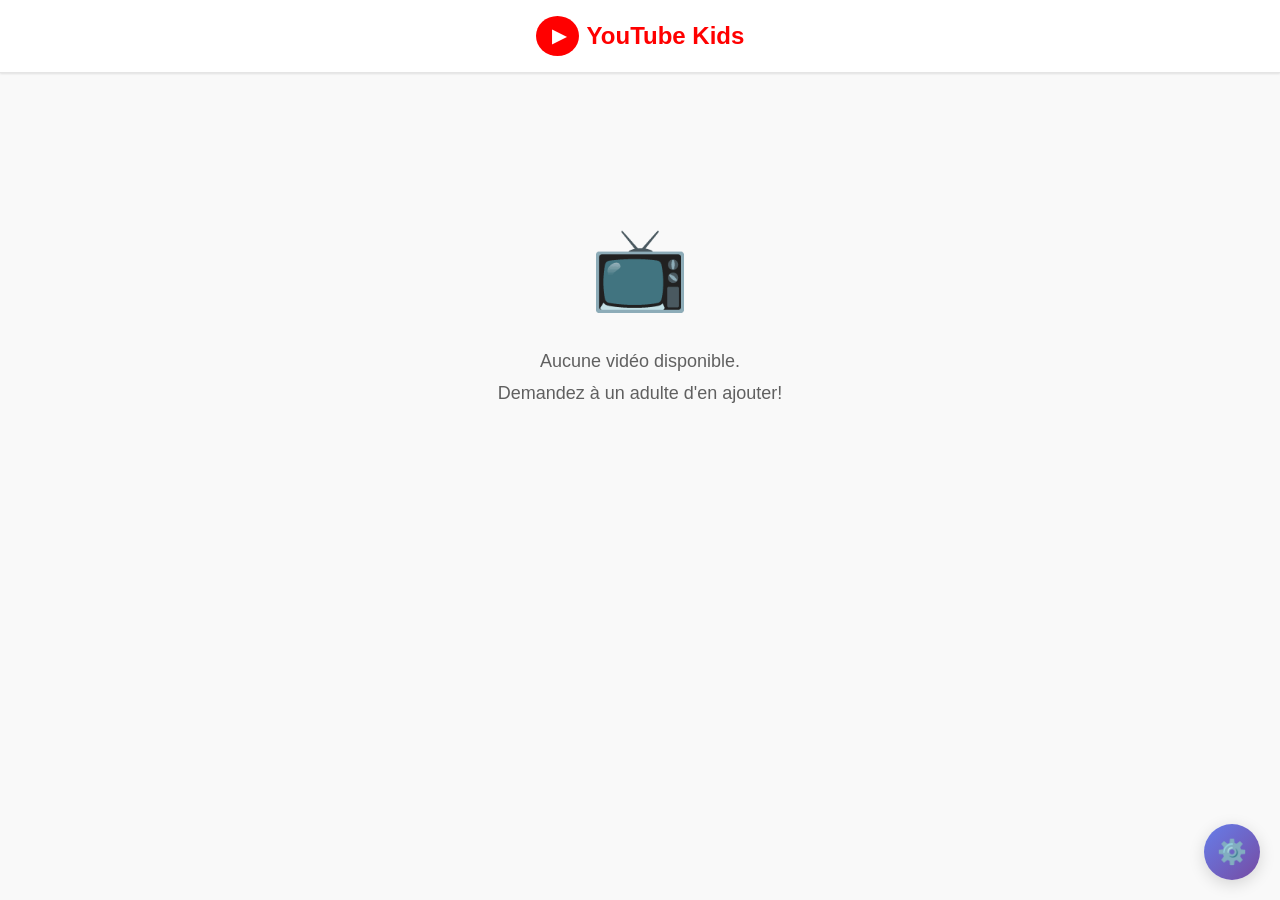
<file: index.html>
<!DOCTYPE html>
<html lang="fr">
<head>
    <meta charset="UTF-8">
    <meta name="viewport" content="width=device-width, initial-scale=1.0, maximum-scale=1.0, user-scalable=no">
    <meta name="theme-color" content="#FF0000">
    <meta name="description" content="YouTube Kids - Application sécurisée pour enfants">
    <meta name="apple-mobile-web-app-capable" content="yes">
    <meta name="apple-mobile-web-app-status-bar-style" content="black-translucent">
    <meta name="apple-mobile-web-app-title" content="YT Kids">

    <title>YouTube Kids</title>

    <!-- PWA Manifest -->
    <link rel="manifest" href="manifest.json">

    <!-- Icônes -->
    <link rel="icon" type="image/png" sizes="192x192" href="icons/icon-192x192.png">
    <link rel="apple-touch-icon" href="icons/icon-192x192.png">

    <!-- Styles -->
    <link rel="stylesheet" href="css/style.css">
</head>
<body class="child-interface">
    <!-- Zone cachée pour accès admin (appui long 3s) -->
    <div id="admin-access-area"></div>

    <!-- En-tête -->
    <header class="app-header">
        <h1 class="app-title">YouTube Kids</h1>
    </header>

    <!-- Contenu principal -->
    <main class="main-content">
        <!-- État vide -->
        <div id="empty-state" class="empty-state">
            <div class="empty-icon">📺</div>
            <p class="empty-text">Aucune vidéo disponible.<br>Demandez à un adulte d'en ajouter!</p>
        </div>

        <!-- Indicateur de chargement -->
        <div id="loading" class="loading" style="display: none;">
            <div class="spinner"></div>
            <p>Chargement...</p>
        </div>

        <!-- Grille de vidéos -->
        <div id="videos-grid" class="videos-grid"></div>
    </main>

    <!-- Bouton d'installation PWA -->
    <button id="install-button" class="install-button" style="display: none;">
        📥 Installer l'application
    </button>

    <!-- Bouton Admin (visible en bas) -->
    <a href="admin.html" class="admin-link" title="Accès Administration">
        ⚙️
    </a>

    <!-- Scripts -->
    <script src="js/db.js"></script>
    <script src="js/security.js"></script>
    <script src="js/youtube-api.js"></script>
    <script src="js/app.js"></script>

    <!-- Enregistrement du Service Worker -->
    <script>
        if ('serviceWorker' in navigator) {
            window.addEventListener('load', () => {
                navigator.serviceWorker.register('service-worker.js')
                    .then(registration => {
                        console.log('Service Worker enregistré:', registration);
                    })
                    .catch(error => {
                        console.log('Erreur Service Worker:', error);
                    });
            });
        }
    </script>
</body>
</html>
</file>
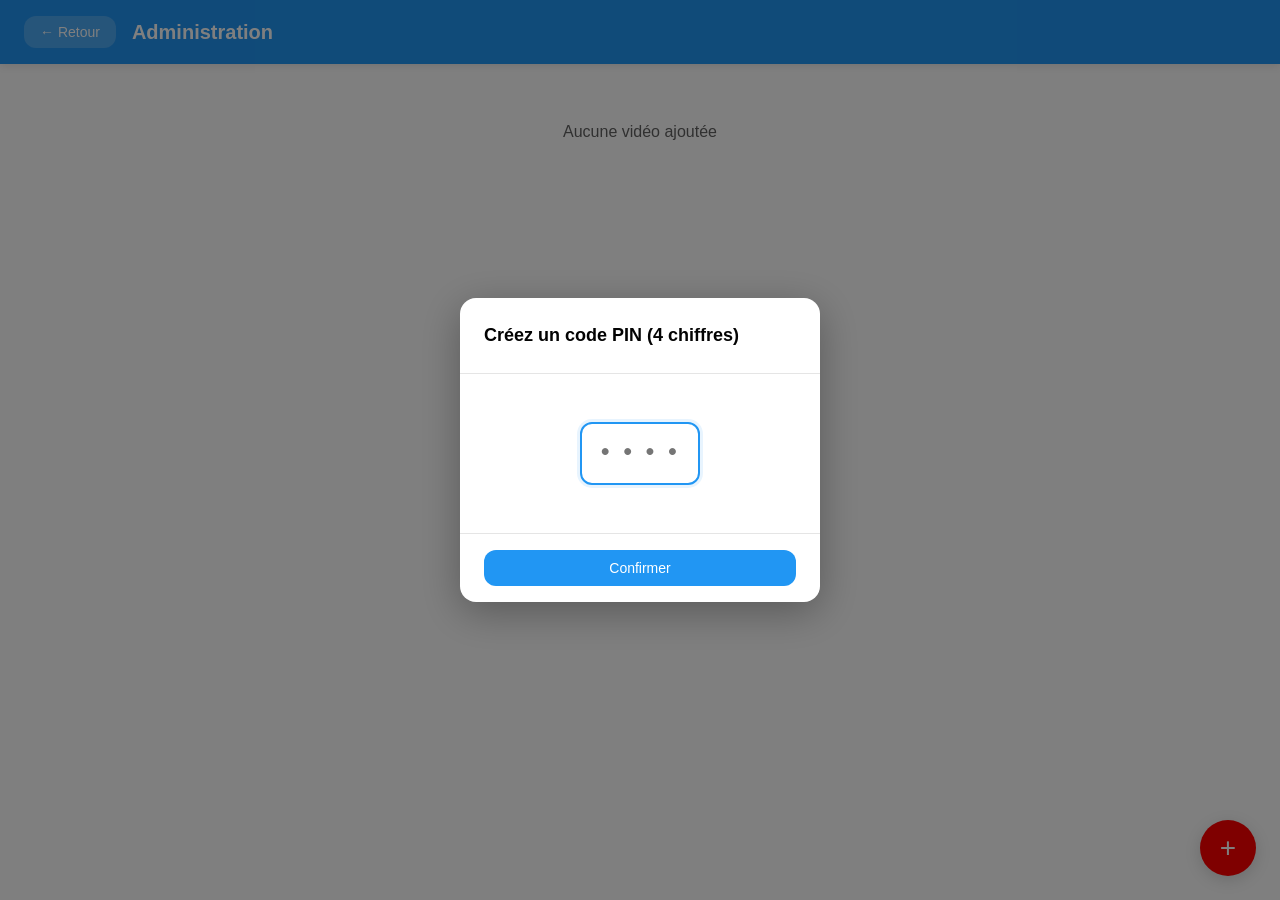
<file: admin.html>
<!DOCTYPE html>
<html lang="fr">
<head>
    <meta charset="UTF-8">
    <meta name="viewport" content="width=device-width, initial-scale=1.0">
    <meta name="theme-color" content="#1976D2">
    <title>Administration - YouTube Kids</title>
    <link rel="stylesheet" href="css/style.css">
</head>
<body class="admin-interface">
    <!-- En-tête Admin -->
    <header class="admin-header">
        <button id="back-button" class="back-button">← Retour</button>
        <h1>Administration</h1>
    </header>

    <!-- Contenu principal -->
    <main class="admin-content">
        <!-- État vide -->
        <div id="admin-empty-state" class="admin-empty-state">
            <p>Aucune vidéo ajoutée</p>
        </div>

        <!-- Liste des vidéos -->
        <div id="admin-videos-list" class="admin-videos-list"></div>
    </main>

    <!-- Bouton Flottant Ajouter -->
    <button id="fab-add" class="fab">
        <span class="fab-icon">+</span>
    </button>

    <!-- Modal Ajout de Vidéo -->
    <div id="add-video-modal" class="modal" style="display: none;">
        <div class="modal-content">
            <div class="modal-header">
                <h2>Ajouter une vidéo ou playlist</h2>
                <button class="modal-close">&times;</button>
            </div>
            <div class="modal-body">
                <div class="form-group">
                    <label for="video-url">Collez le lien YouTube ici :</label>
                    <input type="text" id="video-url" class="input-text"
                           placeholder="https://www.youtube.com/watch?v=...">
                </div>

                <!-- Prévisualisation -->
                <div id="preview-section" class="preview-section" style="display: none;">
                    <h3>Aperçu</h3>
                    <div id="preview-content" class="preview-content"></div>
                </div>

                <!-- Erreur -->
                <div id="error-message" class="error-message" style="display: none;"></div>

                <!-- Chargement -->
                <div id="modal-loading" class="modal-loading" style="display: none;">
                    <div class="spinner"></div>
                    <p>Récupération des informations...</p>
                </div>
            </div>
            <div class="modal-footer">
                <button id="cancel-add" class="button button-secondary">Annuler</button>
                <button id="add-video-btn" class="button button-primary">Ajouter</button>
            </div>
        </div>
    </div>

    <!-- Modal PIN -->
    <div id="pin-modal" class="modal" style="display: flex;">
        <div class="modal-content modal-small">
            <div class="modal-header">
                <h2 id="pin-title">Entrez le code PIN</h2>
            </div>
            <div class="modal-body">
                <div class="pin-input-container">
                    <input type="password" id="pin-input" class="pin-input"
                           maxlength="4" pattern="[0-9]*" inputmode="numeric"
                           placeholder="••••">
                </div>
                <div id="pin-error" class="error-message" style="display: none;"></div>
            </div>
            <div class="modal-footer">
                <button id="pin-confirm" class="button button-primary button-block">Confirmer</button>
            </div>
        </div>
    </div>

    <!-- Scripts -->
    <script src="js/db.js"></script>
    <script src="js/security.js"></script>
    <script src="js/youtube-api.js"></script>
    <script src="js/admin.js"></script>
</body>
</html>
</file>
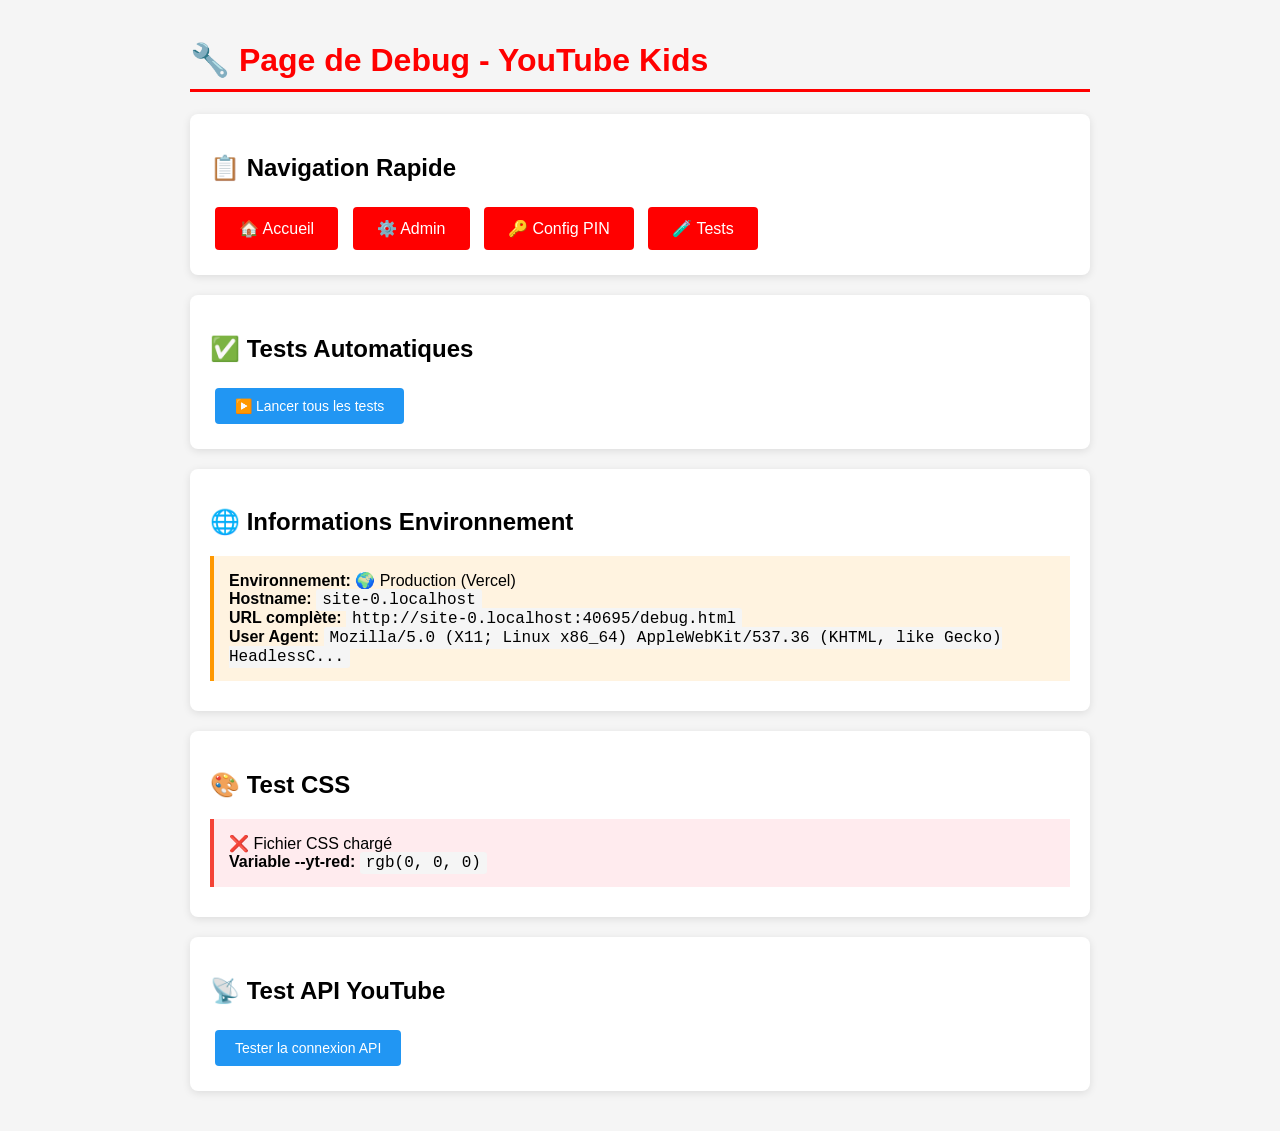
<file: debug.html>
<!DOCTYPE html>
<html lang="fr">
<head>
    <meta charset="UTF-8">
    <meta name="viewport" content="width=device-width, initial-scale=1.0">
    <title>Debug - YouTube Kids</title>
    <style>
        body {
            font-family: 'Segoe UI', Arial, sans-serif;
            padding: 20px;
            background: #f5f5f5;
            max-width: 900px;
            margin: 0 auto;
        }
        h1 {
            color: #FF0000;
            border-bottom: 3px solid #FF0000;
            padding-bottom: 10px;
        }
        .section {
            background: white;
            padding: 20px;
            margin: 20px 0;
            border-radius: 8px;
            box-shadow: 0 2px 8px rgba(0,0,0,0.1);
        }
        .test-item {
            padding: 15px;
            margin: 10px 0;
            border-left: 4px solid #ddd;
            background: #f9f9f9;
        }
        .success {
            border-left-color: #4CAF50;
            background: #E8F5E9;
        }
        .error {
            border-left-color: #F44336;
            background: #FFEBEE;
        }
        .warning {
            border-left-color: #FF9800;
            background: #FFF3E0;
        }
        button {
            background: #2196F3;
            color: white;
            border: none;
            padding: 10px 20px;
            border-radius: 4px;
            cursor: pointer;
            margin: 5px;
            font-size: 14px;
        }
        button:hover {
            background: #1976D2;
        }
        .link-button {
            display: inline-block;
            background: #FF0000;
            color: white;
            text-decoration: none;
            padding: 12px 24px;
            border-radius: 4px;
            margin: 5px;
        }
        .link-button:hover {
            background: #D50000;
        }
        code {
            background: #f5f5f5;
            padding: 2px 6px;
            border-radius: 3px;
            font-family: 'Courier New', monospace;
        }
        pre {
            background: #263238;
            color: #fff;
            padding: 15px;
            border-radius: 4px;
            overflow-x: auto;
        }
    </style>
</head>
<body>
    <h1>🔧 Page de Debug - YouTube Kids</h1>

    <div class="section">
        <h2>📋 Navigation Rapide</h2>
        <a href="index.html" class="link-button">🏠 Accueil</a>
        <a href="admin.html" class="link-button">⚙️ Admin</a>
        <a href="init-pin.html" class="link-button">🔑 Config PIN</a>
        <a href="test-features.html" class="link-button">🧪 Tests</a>
    </div>

    <div class="section">
        <h2>✅ Tests Automatiques</h2>
        <div id="tests-results"></div>
        <button onclick="runAllTests()">▶️ Lancer tous les tests</button>
    </div>

    <div class="section">
        <h2>🌐 Informations Environnement</h2>
        <div id="env-info"></div>
    </div>

    <div class="section">
        <h2>🎨 Test CSS</h2>
        <div id="css-test"></div>
    </div>

    <div class="section">
        <h2>📡 Test API YouTube</h2>
        <div id="api-test"></div>
        <button onclick="testAPIConnection()">Tester la connexion API</button>
    </div>

    <script src="js/db.js"></script>
    <script src="js/security.js"></script>
    <script src="js/youtube-api.js"></script>

    <script>
        // Afficher les informations d'environnement
        function showEnvironmentInfo() {
            const envInfo = document.getElementById('env-info');
            const hostname = window.location.hostname;
            const isProduction = hostname !== 'localhost' && hostname !== '127.0.0.1';

            envInfo.innerHTML = `
                <div class="test-item ${isProduction ? 'warning' : 'success'}">
                    <strong>Environnement:</strong> ${isProduction ? '🌍 Production (Vercel)' : '💻 Développement (localhost)'}<br>
                    <strong>Hostname:</strong> <code>${hostname}</code><br>
                    <strong>URL complète:</strong> <code>${window.location.href}</code><br>
                    <strong>User Agent:</strong> <code>${navigator.userAgent.substring(0, 80)}...</code>
                </div>
            `;
        }

        // Test CSS
        function testCSS() {
            const cssTest = document.getElementById('css-test');
            const testDiv = document.createElement('div');
            testDiv.style.cssText = 'color: var(--yt-red);';
            document.body.appendChild(testDiv);
            const computedColor = getComputedStyle(testDiv).color;
            document.body.removeChild(testDiv);

            const cssLoaded = computedColor === 'rgb(255, 0, 0)';

            cssTest.innerHTML = `
                <div class="test-item ${cssLoaded ? 'success' : 'error'}">
                    ${cssLoaded ? '✅' : '❌'} Fichier CSS chargé<br>
                    <strong>Variable --yt-red:</strong> <code>${computedColor}</code>
                </div>
            `;
        }

        // Test API YouTube
        async function testAPIConnection() {
            const apiTest = document.getElementById('api-test');
            apiTest.innerHTML = '<div class="test-item">⏳ Test en cours...</div>';

            try {
                // Test avec une vidéo de test YouTube
                const testVideoId = 'dQw4w9WgXcQ';
                const videoDetails = await youtubeAPI.getVideoDetails(testVideoId);

                apiTest.innerHTML = `
                    <div class="test-item success">
                        ✅ API YouTube fonctionnelle !<br>
                        <strong>Vidéo de test:</strong> ${videoDetails.title}<br>
                        <strong>Durée:</strong> ${youtubeAPI.formatDuration(videoDetails.duration)}<br>
                        <strong>Mode:</strong> ${youtubeAPI.USE_PROXY ? '🔒 Proxy (Production)' : '⚠️ Direct (Dev)'}
                    </div>
                `;
            } catch (error) {
                apiTest.innerHTML = `
                    <div class="test-item error">
                        ❌ Erreur API YouTube<br>
                        <strong>Message:</strong> ${error.message}<br>
                        <pre>${error.stack}</pre>
                        <p><strong>💡 Solutions:</strong></p>
                        <ul>
                            <li>Vérifiez que YOUTUBE_API_KEY est configuré dans Vercel</li>
                            <li>Vérifiez que l'API est activée dans Google Cloud Console</li>
                            <li>Vérifiez les restrictions de la clé API</li>
                        </ul>
                    </div>
                `;
            }
        }

        // Lancer tous les tests
        async function runAllTests() {
            const resultsDiv = document.getElementById('tests-results');
            resultsDiv.innerHTML = '<div class="test-item">⏳ Tests en cours...</div>';

            const tests = [];

            // Test 1: IndexedDB
            try {
                await db.init();
                tests.push({ name: 'IndexedDB', status: 'success', message: 'Base de données initialisée' });
            } catch (error) {
                tests.push({ name: 'IndexedDB', status: 'error', message: error.message });
            }

            // Test 2: Vérifier si un PIN existe
            try {
                const pinConfigured = await security.isPinConfigured();
                tests.push({
                    name: 'PIN Configuration',
                    status: pinConfigured ? 'success' : 'warning',
                    message: pinConfigured ? 'PIN configuré' : 'Aucun PIN (utilisez init-pin.html)'
                });
            } catch (error) {
                tests.push({ name: 'PIN Configuration', status: 'error', message: error.message });
            }

            // Test 3: Vidéos dans la BDD
            try {
                const videos = await db.getAllVideos();
                tests.push({
                    name: 'Vidéos',
                    status: videos.length > 0 ? 'success' : 'warning',
                    message: `${videos.length} vidéo(s) dans la base`
                });
            } catch (error) {
                tests.push({ name: 'Vidéos', status: 'error', message: error.message });
            }

            // Test 4: Service Worker
            if ('serviceWorker' in navigator) {
                try {
                    const registration = await navigator.serviceWorker.getRegistration();
                    tests.push({
                        name: 'Service Worker',
                        status: registration ? 'success' : 'warning',
                        message: registration ? 'Service Worker actif' : 'Non enregistré'
                    });
                } catch (error) {
                    tests.push({ name: 'Service Worker', status: 'error', message: error.message });
                }
            } else {
                tests.push({ name: 'Service Worker', status: 'error', message: 'Non supporté' });
            }

            // Test 5: YouTube API
            try {
                const videoId = youtubeAPI.extractVideoId('https://www.youtube.com/watch?v=dQw4w9WgXcQ');
                tests.push({
                    name: 'YouTube API (Parsing)',
                    status: videoId === 'dQw4w9WgXcQ' ? 'success' : 'error',
                    message: `ID extrait: ${videoId}`
                });
            } catch (error) {
                tests.push({ name: 'YouTube API (Parsing)', status: 'error', message: error.message });
            }

            // Afficher les résultats
            let html = '';
            tests.forEach(test => {
                html += `
                    <div class="test-item ${test.status}">
                        ${test.status === 'success' ? '✅' : test.status === 'error' ? '❌' : '⚠️'}
                        <strong>${test.name}:</strong> ${test.message}
                    </div>
                `;
            });

            resultsDiv.innerHTML = html;
        }

        // Lancer au chargement
        window.addEventListener('DOMContentLoaded', () => {
            showEnvironmentInfo();
            testCSS();
            console.log('🔧 Page de debug chargée');
            console.log('📍 URL:', window.location.href);
            console.log('🌐 Hostname:', window.location.hostname);
        });
    </script>
</body>
</html>
</file>
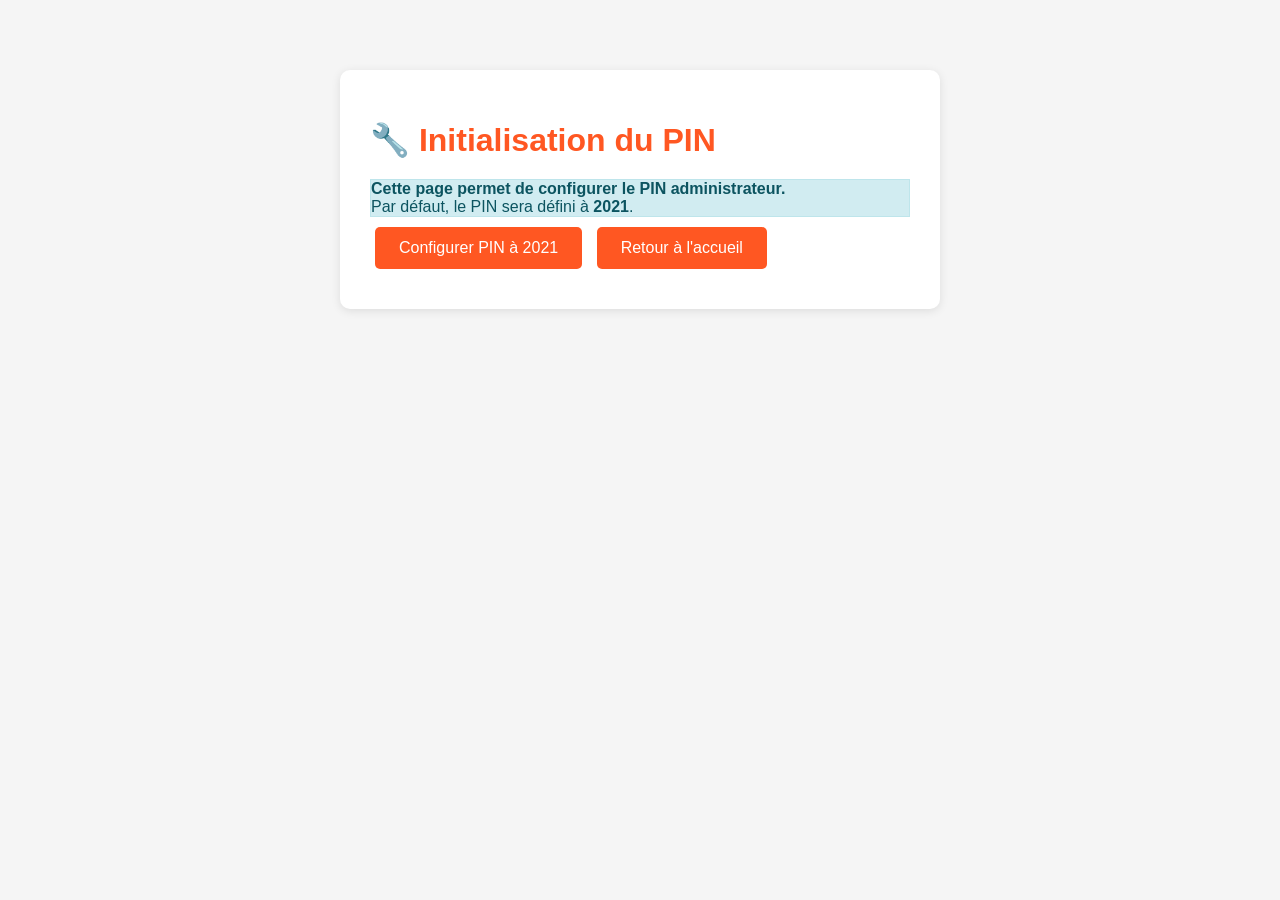
<file: init-pin.html>
<!DOCTYPE html>
<html lang="fr">
<head>
    <meta charset="UTF-8">
    <meta name="viewport" content="width=device-width, initial-scale=1.0">
    <title>Initialisation PIN - YouTube Kids</title>
    <style>
        body {
            font-family: Arial, sans-serif;
            max-width: 600px;
            margin: 50px auto;
            padding: 20px;
            background: #f5f5f5;
        }
        .container {
            background: white;
            padding: 30px;
            border-radius: 10px;
            box-shadow: 0 2px 10px rgba(0,0,0,0.1);
        }
        h1 {
            color: #FF5722;
            margin-bottom: 20px;
        }
        .status {
            padding: 15px;
            border-radius: 5px;
            margin: 15px 0;
        }
        .success {
            background: #d4edda;
            color: #155724;
            border: 1px solid #c3e6cb;
        }
        .error {
            background: #f8d7da;
            color: #721c24;
            border: 1px solid #f5c6cb;
        }
        .info {
            background: #d1ecf1;
            color: #0c5460;
            border: 1px solid #bee5eb;
        }
        button {
            background: #FF5722;
            color: white;
            border: none;
            padding: 12px 24px;
            border-radius: 5px;
            cursor: pointer;
            font-size: 16px;
            margin: 10px 5px;
        }
        button:hover {
            background: #E64A19;
        }
        button:disabled {
            background: #ccc;
            cursor: not-allowed;
        }
    </style>
</head>
<body>
    <div class="container">
        <h1>🔧 Initialisation du PIN</h1>

        <div class="info">
            <strong>Cette page permet de configurer le PIN administrateur.</strong><br>
            Par défaut, le PIN sera défini à <strong>2021</strong>.
        </div>

        <div id="status"></div>

        <button id="init-btn" onclick="initializePin()">Configurer PIN à 2021</button>
        <button onclick="window.location.href='index.html'">Retour à l'accueil</button>
    </div>

    <script src="js/db.js"></script>
    <script src="js/security.js"></script>
    <script>
        async function initializePin() {
            const statusDiv = document.getElementById('status');
            const initBtn = document.getElementById('init-btn');

            try {
                initBtn.disabled = true;
                statusDiv.innerHTML = '<div class="info">Initialisation en cours...</div>';

                // Initialiser la base de données
                await db.init();

                // Vérifier si un PIN existe déjà
                const isPinConfigured = await security.isPinConfigured();

                if (isPinConfigured) {
                    const confirm = window.confirm(
                        'Un PIN existe déjà. Voulez-vous le remplacer par 2021 ?'
                    );
                    if (!confirm) {
                        statusDiv.innerHTML = '<div class="info">Opération annulée.</div>';
                        initBtn.disabled = false;
                        return;
                    }
                }

                // Créer le PIN 2021
                await security.createPin('2021');

                statusDiv.innerHTML = `
                    <div class="success">
                        <strong>✅ PIN configuré avec succès !</strong><br><br>
                        Votre PIN administrateur est maintenant : <strong>2021</strong><br><br>
                        Vous pouvez maintenant accéder au panneau d'administration :
                        <ul>
                            <li>Sur l'écran principal, appuyez longuement (3 secondes) dans le coin supérieur droit</li>
                            <li>Ou accédez directement à <a href="admin.html">admin.html</a></li>
                        </ul>
                    </div>
                `;

            } catch (error) {
                console.error('Erreur:', error);
                statusDiv.innerHTML = `
                    <div class="error">
                        <strong>❌ Erreur</strong><br>
                        ${error.message}
                    </div>
                `;
                initBtn.disabled = false;
            }
        }

        // Vérifier le statut au chargement
        window.addEventListener('DOMContentLoaded', async () => {
            try {
                await db.init();
                const isPinConfigured = await security.isPinConfigured();
                const statusDiv = document.getElementById('status');

                if (isPinConfigured) {
                    statusDiv.innerHTML = `
                        <div class="info">
                            ℹ️ Un PIN est déjà configuré. Cliquez sur le bouton pour le remplacer par 2021.
                        </div>
                    `;
                }
            } catch (error) {
                console.error('Erreur lors de la vérification:', error);
            }
        });
    </script>
</body>
</html>
</file>
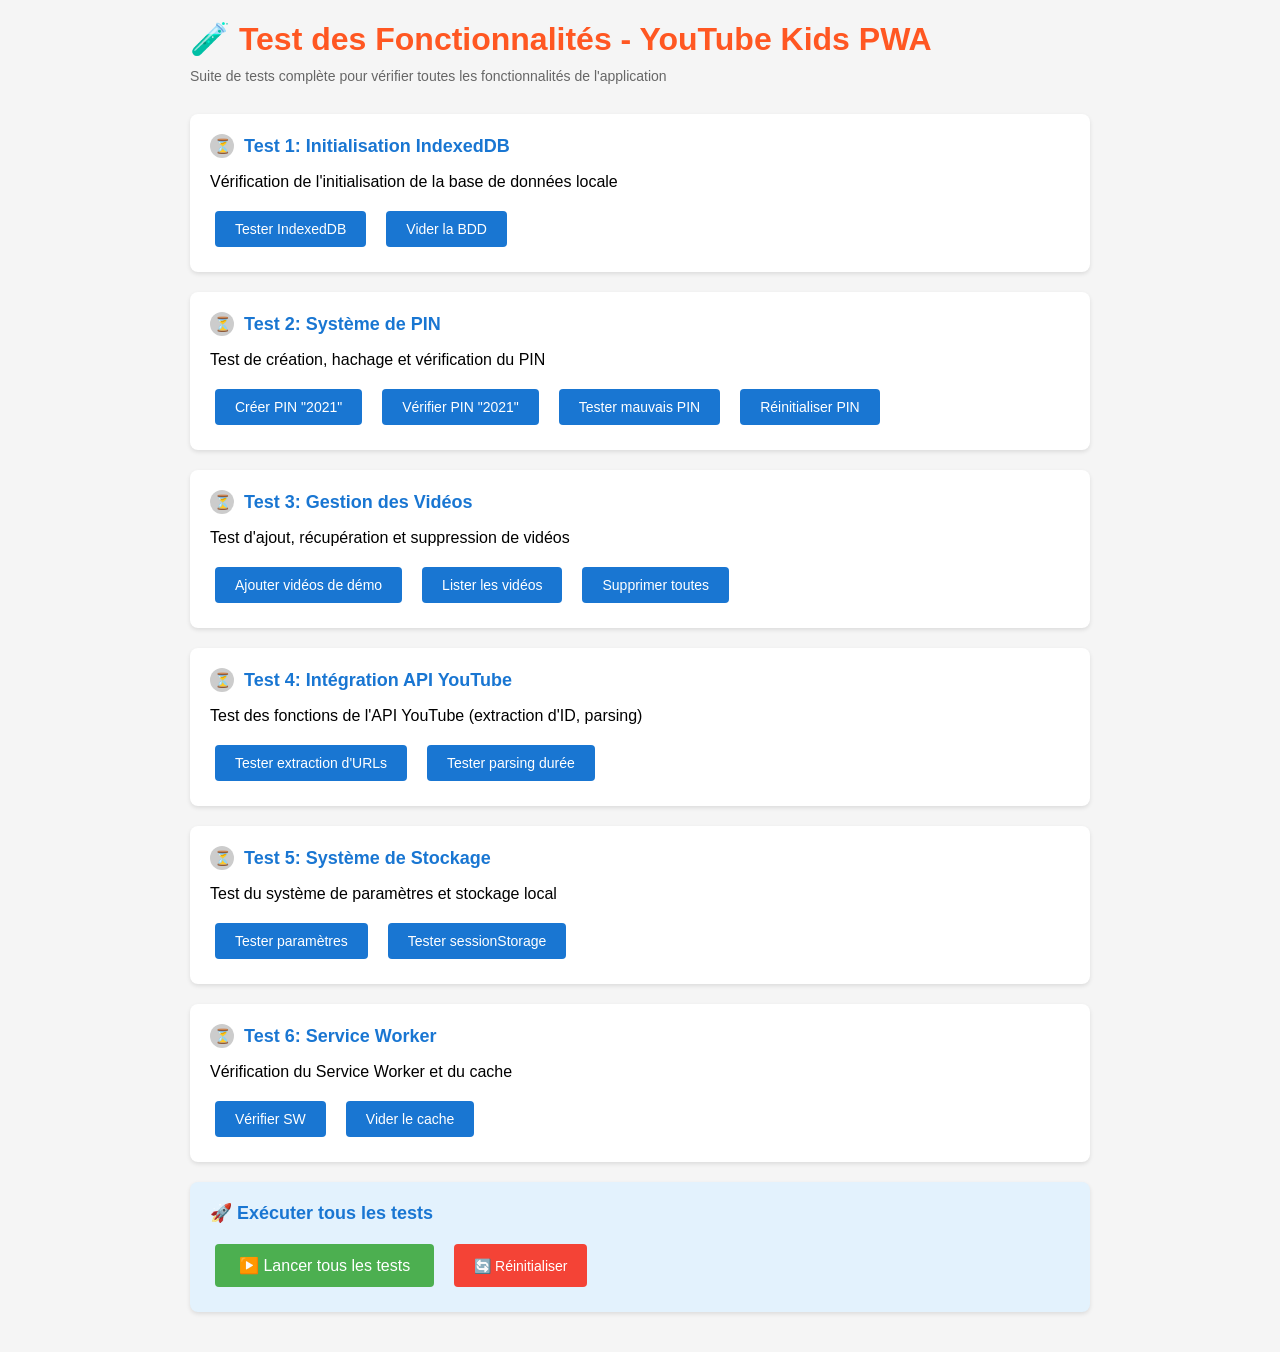
<file: test-features.html>
<!DOCTYPE html>
<html lang="fr">
<head>
    <meta charset="UTF-8">
    <meta name="viewport" content="width=device-width, initial-scale=1.0">
    <title>Test des Fonctionnalités - YouTube Kids PWA</title>
    <style>
        * {
            margin: 0;
            padding: 0;
            box-sizing: border-box;
        }

        body {
            font-family: 'Segoe UI', Tahoma, Geneva, Verdana, sans-serif;
            background: #f5f5f5;
            padding: 20px;
        }

        .container {
            max-width: 900px;
            margin: 0 auto;
        }

        h1 {
            color: #FF5722;
            margin-bottom: 10px;
        }

        .subtitle {
            color: #666;
            margin-bottom: 30px;
            font-size: 14px;
        }

        .test-section {
            background: white;
            border-radius: 8px;
            padding: 20px;
            margin-bottom: 20px;
            box-shadow: 0 2px 4px rgba(0,0,0,0.1);
        }

        .test-section h2 {
            color: #1976D2;
            margin-bottom: 15px;
            font-size: 18px;
            display: flex;
            align-items: center;
            gap: 10px;
        }

        .status-icon {
            width: 24px;
            height: 24px;
            border-radius: 50%;
            display: inline-flex;
            align-items: center;
            justify-content: center;
            font-size: 14px;
        }

        .status-pending { background: #ccc; }
        .status-running { background: #FFA726; color: white; }
        .status-success { background: #4CAF50; color: white; }
        .status-error { background: #F44336; color: white; }

        button {
            background: #1976D2;
            color: white;
            border: none;
            padding: 10px 20px;
            border-radius: 4px;
            cursor: pointer;
            margin: 5px;
            font-size: 14px;
        }

        button:hover {
            background: #1565C0;
        }

        button:disabled {
            background: #ccc;
            cursor: not-allowed;
        }

        .result {
            margin-top: 10px;
            padding: 10px;
            border-radius: 4px;
            font-size: 13px;
            line-height: 1.6;
        }

        .result.success {
            background: #E8F5E9;
            color: #2E7D32;
            border-left: 4px solid #4CAF50;
        }

        .result.error {
            background: #FFEBEE;
            color: #C62828;
            border-left: 4px solid #F44336;
        }

        .result.info {
            background: #E3F2FD;
            color: #1565C0;
            border-left: 4px solid #2196F3;
        }

        .result.warning {
            background: #FFF3E0;
            color: #E65100;
            border-left: 4px solid #FF9800;
        }

        pre {
            background: #f5f5f5;
            padding: 10px;
            border-radius: 4px;
            overflow-x: auto;
            font-size: 12px;
            margin-top: 10px;
        }

        .test-grid {
            display: grid;
            grid-template-columns: repeat(auto-fit, minmax(200px, 1fr));
            gap: 10px;
            margin-top: 10px;
        }

        .video-preview {
            border: 1px solid #ddd;
            border-radius: 4px;
            padding: 10px;
            font-size: 12px;
        }

        .video-preview img {
            width: 100%;
            border-radius: 4px;
            margin-bottom: 5px;
        }

        .actions {
            margin-top: 15px;
            display: flex;
            gap: 10px;
            flex-wrap: wrap;
        }

        .stat-box {
            display: inline-block;
            background: #f5f5f5;
            padding: 5px 10px;
            border-radius: 4px;
            margin: 5px;
            font-size: 13px;
        }

        .stat-box strong {
            color: #FF5722;
        }
    </style>
</head>
<body>
    <div class="container">
        <h1>🧪 Test des Fonctionnalités - YouTube Kids PWA</h1>
        <p class="subtitle">Suite de tests complète pour vérifier toutes les fonctionnalités de l'application</p>

        <!-- Test 1: IndexedDB -->
        <div class="test-section">
            <h2>
                <span id="status-db" class="status-icon status-pending">⏳</span>
                Test 1: Initialisation IndexedDB
            </h2>
            <p>Vérification de l'initialisation de la base de données locale</p>
            <div class="actions">
                <button onclick="testIndexedDB()">Tester IndexedDB</button>
                <button onclick="clearDatabase()">Vider la BDD</button>
            </div>
            <div id="result-db"></div>
        </div>

        <!-- Test 2: PIN Security -->
        <div class="test-section">
            <h2>
                <span id="status-pin" class="status-icon status-pending">⏳</span>
                Test 2: Système de PIN
            </h2>
            <p>Test de création, hachage et vérification du PIN</p>
            <div class="actions">
                <button onclick="testPinCreation()">Créer PIN "2021"</button>
                <button onclick="testPinVerification()">Vérifier PIN "2021"</button>
                <button onclick="testWrongPin()">Tester mauvais PIN</button>
                <button onclick="resetPin()">Réinitialiser PIN</button>
            </div>
            <div id="result-pin"></div>
        </div>

        <!-- Test 3: Video Management -->
        <div class="test-section">
            <h2>
                <span id="status-video" class="status-icon status-pending">⏳</span>
                Test 3: Gestion des Vidéos
            </h2>
            <p>Test d'ajout, récupération et suppression de vidéos</p>
            <div class="actions">
                <button onclick="addDemoVideos()">Ajouter vidéos de démo</button>
                <button onclick="listVideos()">Lister les vidéos</button>
                <button onclick="deleteAllVideos()">Supprimer toutes</button>
            </div>
            <div id="result-video"></div>
        </div>

        <!-- Test 4: YouTube API Integration -->
        <div class="test-section">
            <h2>
                <span id="status-api" class="status-icon status-pending">⏳</span>
                Test 4: Intégration API YouTube
            </h2>
            <p>Test des fonctions de l'API YouTube (extraction d'ID, parsing)</p>
            <div class="actions">
                <button onclick="testUrlParsing()">Tester extraction d'URLs</button>
                <button onclick="testDurationParsing()">Tester parsing durée</button>
            </div>
            <div id="result-api"></div>
        </div>

        <!-- Test 5: Storage -->
        <div class="test-section">
            <h2>
                <span id="status-storage" class="status-icon status-pending">⏳</span>
                Test 5: Système de Stockage
            </h2>
            <p>Test du système de paramètres et stockage local</p>
            <div class="actions">
                <button onclick="testSettings()">Tester paramètres</button>
                <button onclick="testSessionStorage()">Tester sessionStorage</button>
            </div>
            <div id="result-storage"></div>
        </div>

        <!-- Test 6: Service Worker -->
        <div class="test-section">
            <h2>
                <span id="status-sw" class="status-icon status-pending">⏳</span>
                Test 6: Service Worker
            </h2>
            <p>Vérification du Service Worker et du cache</p>
            <div class="actions">
                <button onclick="testServiceWorker()">Vérifier SW</button>
                <button onclick="clearCache()">Vider le cache</button>
            </div>
            <div id="result-sw"></div>
        </div>

        <!-- Run All Tests -->
        <div class="test-section" style="background: #E3F2FD;">
            <h2 style="color: #1976D2;">🚀 Exécuter tous les tests</h2>
            <div class="actions">
                <button onclick="runAllTests()" style="background: #4CAF50; font-size: 16px; padding: 12px 24px;">
                    ▶️ Lancer tous les tests
                </button>
                <button onclick="resetAllTests()" style="background: #F44336;">
                    🔄 Réinitialiser
                </button>
            </div>
            <div id="result-all"></div>
        </div>
    </div>

    <!-- Scripts -->
    <script src="js/db.js"></script>
    <script src="js/security.js"></script>
    <script src="js/youtube-api.js"></script>

    <script>
        // ============ HELPER FUNCTIONS ============

        function setStatus(testId, status) {
            const icon = document.getElementById(`status-${testId}`);
            icon.className = `status-icon status-${status}`;
            const icons = { pending: '⏳', running: '⏱️', success: '✅', error: '❌' };
            icon.textContent = icons[status] || '⏳';
        }

        function showResult(testId, message, type = 'info') {
            const result = document.getElementById(`result-${testId}`);
            result.innerHTML = `<div class="result ${type}">${message}</div>`;
        }

        function addToResult(testId, message, type = 'info') {
            const result = document.getElementById(`result-${testId}`);
            result.innerHTML += `<div class="result ${type}">${message}</div>`;
        }

        // ============ TEST 1: INDEXEDDB ============

        async function testIndexedDB() {
            setStatus('db', 'running');
            try {
                await db.init();

                // Vérifier les stores
                const stores = Array.from(db.db.objectStoreNames);

                showResult('db', `
                    <strong>✅ IndexedDB initialisée avec succès!</strong><br>
                    <span class="stat-box"><strong>DB:</strong> ${db.dbName}</span>
                    <span class="stat-box"><strong>Version:</strong> ${db.dbVersion}</span><br>
                    <strong>Stores disponibles:</strong> ${stores.join(', ')}
                `, 'success');

                setStatus('db', 'success');
            } catch (error) {
                showResult('db', `<strong>❌ Erreur:</strong> ${error.message}`, 'error');
                setStatus('db', 'error');
            }
        }

        async function clearDatabase() {
            try {
                const confirmation = confirm('Voulez-vous vraiment vider toute la base de données?');
                if (!confirmation) return;

                await db.init();
                await db.deleteAllVideos();
                await db.deleteAllSettings();

                addToResult('db', '<strong>✅ Base de données vidée!</strong>', 'success');
            } catch (error) {
                addToResult('db', `<strong>❌ Erreur:</strong> ${error.message}`, 'error');
            }
        }

        // ============ TEST 2: PIN SECURITY ============

        async function testPinCreation() {
            setStatus('pin', 'running');
            try {
                await db.init();

                // Supprimer le PIN existant
                await db.deleteSetting('pin_hash');
                await db.deleteSetting('pin_salt');
                await db.deleteSetting('first_launch');

                // Créer nouveau PIN
                await security.createPin('2021');

                const hash = await db.getSetting('pin_hash');
                const salt = await db.getSetting('pin_salt');

                showResult('pin', `
                    <strong>✅ PIN créé avec succès!</strong><br>
                    <span class="stat-box"><strong>PIN:</strong> 2021</span><br>
                    <span class="stat-box"><strong>Salt:</strong> ${salt.substring(0, 16)}...</span><br>
                    <span class="stat-box"><strong>Hash:</strong> ${hash.substring(0, 16)}...</span>
                `, 'success');

                setStatus('pin', 'success');
            } catch (error) {
                showResult('pin', `<strong>❌ Erreur:</strong> ${error.message}`, 'error');
                setStatus('pin', 'error');
            }
        }

        async function testPinVerification() {
            try {
                await db.init();
                const isValid = await security.verifyPin('2021');

                if (isValid) {
                    addToResult('pin', '<strong>✅ PIN "2021" vérifié avec succès!</strong>', 'success');
                } else {
                    addToResult('pin', '<strong>❌ PIN incorrect ou non configuré</strong>', 'error');
                }
            } catch (error) {
                addToResult('pin', `<strong>❌ Erreur:</strong> ${error.message}`, 'error');
            }
        }

        async function testWrongPin() {
            try {
                await db.init();
                const isValid = await security.verifyPin('0000');

                if (!isValid) {
                    addToResult('pin', '<strong>✅ Mauvais PIN correctement rejeté!</strong>', 'success');
                } else {
                    addToResult('pin', '<strong>❌ Mauvais PIN accepté (BUG!)</strong>', 'error');
                }
            } catch (error) {
                addToResult('pin', `<strong>❌ Erreur:</strong> ${error.message}`, 'error');
            }
        }

        async function resetPin() {
            try {
                await db.init();
                await db.deleteSetting('pin_hash');
                await db.deleteSetting('pin_salt');
                await db.deleteSetting('first_launch');

                addToResult('pin', '<strong>✅ PIN réinitialisé!</strong>', 'success');
            } catch (error) {
                addToResult('pin', `<strong>❌ Erreur:</strong> ${error.message}`, 'error');
            }
        }

        // ============ TEST 3: VIDEO MANAGEMENT ============

        async function addDemoVideos() {
            setStatus('video', 'running');
            try {
                await db.init();

                const demoVideos = [
                    {
                        videoId: 'demo1',
                        title: 'Vidéo de démonstration 1',
                        thumbnailUrl: 'https://via.placeholder.com/320x180/FF5722/FFFFFF?text=Demo+1',
                        duration: 245,
                        sourceType: 'single'
                    },
                    {
                        videoId: 'demo2',
                        title: 'Vidéo de démonstration 2',
                        thumbnailUrl: 'https://via.placeholder.com/320x180/4CAF50/FFFFFF?text=Demo+2',
                        duration: 180,
                        sourceType: 'single'
                    },
                    {
                        videoId: 'demo3',
                        title: 'Vidéo de démonstration 3',
                        thumbnailUrl: 'https://via.placeholder.com/320x180/2196F3/FFFFFF?text=Demo+3',
                        duration: 320,
                        sourceType: 'playlist',
                        playlistId: 'demo_playlist'
                    }
                ];

                for (const video of demoVideos) {
                    try {
                        await db.addVideo(video);
                    } catch (e) {
                        // Vidéo déjà existante, ignorer
                    }
                }

                const allVideos = await db.getAllVideos();

                showResult('video', `
                    <strong>✅ Vidéos de démo ajoutées!</strong><br>
                    <span class="stat-box"><strong>Total:</strong> ${allVideos.length} vidéos</span>
                `, 'success');

                setStatus('video', 'success');

                // Afficher les vidéos
                await listVideos();

            } catch (error) {
                showResult('video', `<strong>❌ Erreur:</strong> ${error.message}`, 'error');
                setStatus('video', 'error');
            }
        }

        async function listVideos() {
            try {
                await db.init();
                const videos = await db.getAllVideos();

                if (videos.length === 0) {
                    addToResult('video', '<strong>ℹ️ Aucune vidéo dans la base</strong>', 'info');
                    return;
                }

                let html = `<strong>📹 ${videos.length} vidéo(s) trouvée(s):</strong><div class="test-grid">`;

                videos.forEach(video => {
                    const duration = youtubeAPI.formatDuration(video.duration);
                    html += `
                        <div class="video-preview">
                            <img src="${video.thumbnailUrl}" alt="${video.title}">
                            <strong>${video.title}</strong><br>
                            <small>ID: ${video.videoId}</small><br>
                            <small>Durée: ${duration}</small><br>
                            <small>Type: ${video.sourceType}</small>
                        </div>
                    `;
                });

                html += '</div>';

                addToResult('video', html, 'success');
            } catch (error) {
                addToResult('video', `<strong>❌ Erreur:</strong> ${error.message}`, 'error');
            }
        }

        async function deleteAllVideos() {
            try {
                const confirmation = confirm('Supprimer toutes les vidéos?');
                if (!confirmation) return;

                await db.init();
                await db.deleteAllVideos();

                addToResult('video', '<strong>✅ Toutes les vidéos supprimées!</strong>', 'success');
            } catch (error) {
                addToResult('video', `<strong>❌ Erreur:</strong> ${error.message}`, 'error');
            }
        }

        // ============ TEST 4: YOUTUBE API ============

        async function testUrlParsing() {
            setStatus('api', 'running');

            const testUrls = [
                { url: 'https://www.youtube.com/watch?v=dQw4w9WgXcQ', expected: 'dQw4w9WgXcQ' },
                { url: 'https://youtu.be/dQw4w9WgXcQ', expected: 'dQw4w9WgXcQ' },
                { url: 'https://www.youtube.com/embed/dQw4w9WgXcQ', expected: 'dQw4w9WgXcQ' },
                { url: 'https://www.youtube.com/watch?v=ABC&list=PLxyz', expected: 'ABC', playlist: 'PLxyz' }
            ];

            let results = '<strong>🔍 Test d\'extraction d\'ID YouTube:</strong><br><br>';
            let allPassed = true;

            testUrls.forEach(test => {
                const videoId = youtubeAPI.extractVideoId(test.url);
                const passed = videoId === test.expected;
                allPassed = allPassed && passed;

                results += `${passed ? '✅' : '❌'} <code>${test.url}</code><br>`;
                results += `   → ID: <code>${videoId}</code> ${passed ? '(OK)' : '(ERREUR)'}<br><br>`;

                if (test.playlist) {
                    const playlistId = youtubeAPI.extractPlaylistId(test.url);
                    const playlistPassed = playlistId === test.playlist;
                    results += `   → Playlist: <code>${playlistId}</code> ${playlistPassed ? '(OK)' : '(ERREUR)'}<br><br>`;
                }
            });

            showResult('api', results, allPassed ? 'success' : 'error');
            setStatus('api', allPassed ? 'success' : 'error');
        }

        async function testDurationParsing() {
            const testDurations = [
                { iso: 'PT4M13S', expected: 253, formatted: '4:13' },
                { iso: 'PT1H2M30S', expected: 3750, formatted: '1:02:30' },
                { iso: 'PT45S', expected: 45, formatted: '0:45' },
                { iso: 'PT10M', expected: 600, formatted: '10:00' }
            ];

            let results = '<strong>⏱️ Test de parsing de durée:</strong><br><br>';
            let allPassed = true;

            testDurations.forEach(test => {
                const seconds = youtubeAPI.parseDuration(test.iso);
                const formatted = youtubeAPI.formatDuration(seconds);
                const passed = seconds === test.expected && formatted === test.formatted;
                allPassed = allPassed && passed;

                results += `${passed ? '✅' : '❌'} <code>${test.iso}</code><br>`;
                results += `   → ${seconds}s = ${formatted} ${passed ? '(OK)' : '(ERREUR)'}<br><br>`;
            });

            addToResult('api', results, allPassed ? 'success' : 'error');
        }

        // ============ TEST 5: STORAGE ============

        async function testSettings() {
            setStatus('storage', 'running');
            try {
                await db.init();

                // Test écriture/lecture
                await db.setSetting('test_key', 'test_value');
                const value = await db.getSetting('test_key');

                if (value === 'test_value') {
                    showResult('storage', '<strong>✅ Système de paramètres fonctionnel!</strong>', 'success');
                    setStatus('storage', 'success');
                } else {
                    showResult('storage', '<strong>❌ Erreur de lecture/écriture</strong>', 'error');
                    setStatus('storage', 'error');
                }

                // Nettoyer
                await db.deleteSetting('test_key');

            } catch (error) {
                showResult('storage', `<strong>❌ Erreur:</strong> ${error.message}`, 'error');
                setStatus('storage', 'error');
            }
        }

        async function testSessionStorage() {
            try {
                // Test sessionStorage
                const testData = {
                    videoId: 'test123',
                    title: 'Test Video',
                    duration: 100
                };

                sessionStorage.setItem('testVideo', JSON.stringify(testData));
                const retrieved = JSON.parse(sessionStorage.getItem('testVideo'));

                if (retrieved.videoId === 'test123') {
                    addToResult('storage', '<strong>✅ SessionStorage fonctionnel!</strong>', 'success');
                } else {
                    addToResult('storage', '<strong>❌ Erreur SessionStorage</strong>', 'error');
                }

                sessionStorage.removeItem('testVideo');

            } catch (error) {
                addToResult('storage', `<strong>❌ Erreur:</strong> ${error.message}`, 'error');
            }
        }

        // ============ TEST 6: SERVICE WORKER ============

        async function testServiceWorker() {
            setStatus('sw', 'running');

            if ('serviceWorker' in navigator) {
                try {
                    const registration = await navigator.serviceWorker.getRegistration();

                    if (registration) {
                        showResult('sw', `
                            <strong>✅ Service Worker enregistré!</strong><br>
                            <span class="stat-box"><strong>Scope:</strong> ${registration.scope}</span><br>
                            <span class="stat-box"><strong>État:</strong> ${registration.active ? 'Actif' : 'Inactif'}</span>
                        `, 'success');
                        setStatus('sw', 'success');
                    } else {
                        showResult('sw', '<strong>⚠️ Service Worker non enregistré</strong>', 'warning');
                        setStatus('sw', 'error');
                    }
                } catch (error) {
                    showResult('sw', `<strong>❌ Erreur:</strong> ${error.message}`, 'error');
                    setStatus('sw', 'error');
                }
            } else {
                showResult('sw', '<strong>❌ Service Worker non supporté</strong>', 'error');
                setStatus('sw', 'error');
            }
        }

        async function clearCache() {
            try {
                const cacheNames = await caches.keys();

                for (const cacheName of cacheNames) {
                    await caches.delete(cacheName);
                }

                addToResult('sw', `<strong>✅ ${cacheNames.length} cache(s) supprimé(s)!</strong>`, 'success');
            } catch (error) {
                addToResult('sw', `<strong>❌ Erreur:</strong> ${error.message}`, 'error');
            }
        }

        // ============ RUN ALL TESTS ============

        async function runAllTests() {
            document.getElementById('result-all').innerHTML = '<div class="result info"><strong>🚀 Exécution de tous les tests...</strong></div>';

            await testIndexedDB();
            await new Promise(r => setTimeout(r, 500));

            await testPinCreation();
            await new Promise(r => setTimeout(r, 500));

            await testPinVerification();
            await new Promise(r => setTimeout(r, 500));

            await addDemoVideos();
            await new Promise(r => setTimeout(r, 500));

            await testUrlParsing();
            await new Promise(r => setTimeout(r, 500));

            await testDurationParsing();
            await new Promise(r => setTimeout(r, 500));

            await testSettings();
            await new Promise(r => setTimeout(r, 500));

            await testSessionStorage();
            await new Promise(r => setTimeout(r, 500));

            await testServiceWorker();

            document.getElementById('result-all').innerHTML = '<div class="result success"><strong>✅ Tous les tests terminés!</strong></div>';
        }

        async function resetAllTests() {
            const tests = ['db', 'pin', 'video', 'api', 'storage', 'sw'];
            tests.forEach(test => {
                setStatus(test, 'pending');
                document.getElementById(`result-${test}`).innerHTML = '';
            });
            document.getElementById('result-all').innerHTML = '';
        }

        // ============ AUTO RUN ON LOAD ============

        window.addEventListener('DOMContentLoaded', async () => {
            console.log('Page de test chargée');
            // Auto-initialiser la BDD
            try {
                await db.init();
                console.log('DB initialisée automatiquement');
            } catch (e) {
                console.error('Erreur init DB:', e);
            }
        });
    </script>
</body>
</html>
</file>
<file: css/style.css>
/* ========================================
   YouTube Kids - PWA Stylesheet
   Design inspiré de YouTube Kids officiel
   ======================================== */

/* ========== VARIABLES ========== */
:root {
    /* Couleurs YouTube Kids */
    --yt-red: #FF0000;
    --yt-yellow: #FFEB3B;
    --yt-green: #4CAF50;
    --yt-blue: #2196F3;
    --yt-purple: #9C27B0;
    --yt-orange: #FF9800;

    /* Couleurs de fond */
    --bg-white: #FFFFFF;
    --bg-light: #F9F9F9;
    --bg-hover: #F0F0F0;

    /* Couleurs de texte */
    --text-primary: #030303;
    --text-secondary: #606060;
    --text-light: #AAAAAA;

    /* Couleurs d'interface */
    --border-light: #E5E5E5;
    --shadow-sm: 0 1px 2px rgba(0,0,0,0.1);
    --shadow-md: 0 2px 8px rgba(0,0,0,0.1);
    --shadow-lg: 0 4px 16px rgba(0,0,0,0.15);

    /* Espacements */
    --spacing-xs: 4px;
    --spacing-sm: 8px;
    --spacing-md: 16px;
    --spacing-lg: 24px;
    --spacing-xl: 32px;

    /* Coins arrondis */
    --radius-sm: 8px;
    --radius-md: 12px;
    --radius-lg: 16px;
    --radius-xl: 20px;

    /* Polices */
    --font-main: 'Roboto', -apple-system, BlinkMacSystemFont, 'Segoe UI', Arial, sans-serif;
    --font-weight-normal: 400;
    --font-weight-medium: 500;
    --font-weight-bold: 700;
}

/* ========== RESET & BASE ========== */
* {
    margin: 0;
    padding: 0;
    box-sizing: border-box;
}

html {
    font-size: 16px;
    -webkit-font-smoothing: antialiased;
    -moz-osx-font-smoothing: grayscale;
}

body {
    font-family: var(--font-main);
    font-weight: var(--font-weight-normal);
    color: var(--text-primary);
    background-color: var(--bg-light);
    line-height: 1.5;
    min-height: 100vh;
}

/* ========== ZONE D'ACCÈS ADMIN (INVISIBLE) ========== */
#admin-access-area {
    position: fixed;
    top: 0;
    right: 0;
    width: 80px;
    height: 80px;
    z-index: 9999;
    cursor: pointer;
}

/* ========== HEADER (INTERFACE ENFANT) ========== */
.app-header {
    background: var(--bg-white);
    padding: var(--spacing-md) var(--spacing-lg);
    box-shadow: var(--shadow-sm);
    position: sticky;
    top: 0;
    z-index: 100;
    border-bottom: 1px solid var(--border-light);
}

.app-title {
    font-size: 24px;
    font-weight: var(--font-weight-bold);
    color: var(--yt-red);
    text-align: center;
    display: flex;
    align-items: center;
    justify-content: center;
    gap: var(--spacing-sm);
}

.app-title::before {
    content: '▶';
    background: var(--yt-red);
    color: white;
    width: 40px;
    height: 40px;
    border-radius: 50%;
    display: inline-flex;
    align-items: center;
    justify-content: center;
    font-size: 18px;
    padding-left: 3px;
}

/* ========== CONTENU PRINCIPAL ========== */
.main-content {
    max-width: 1600px;
    margin: 0 auto;
    padding: var(--spacing-lg);
    min-height: calc(100vh - 80px);
}

/* ========== ÉTAT VIDE ========== */
.empty-state {
    text-align: center;
    padding: var(--spacing-xl) var(--spacing-lg);
    margin-top: 80px;
}

.empty-icon {
    font-size: 80px;
    margin-bottom: var(--spacing-md);
    filter: grayscale(0.3);
}

.empty-text {
    font-size: 18px;
    color: var(--text-secondary);
    line-height: 1.8;
}

/* ========== GRILLE DE VIDÉOS ========== */
.videos-grid {
    display: grid;
    grid-template-columns: repeat(auto-fill, minmax(280px, 1fr));
    gap: var(--spacing-lg);
    padding: var(--spacing-md) 0;
}

/* ========== CARTE VIDÉO ========== */
.video-card {
    background: var(--bg-white);
    border-radius: var(--radius-lg);
    overflow: hidden;
    cursor: pointer;
    transition: all 0.2s ease;
    box-shadow: var(--shadow-sm);
}

.video-card:hover {
    transform: translateY(-4px);
    box-shadow: var(--shadow-lg);
}

.video-card:active {
    transform: translateY(-2px);
}

.video-thumbnail {
    width: 100%;
    aspect-ratio: 16 / 9;
    object-fit: cover;
    display: block;
    background: var(--bg-light);
}

.video-info {
    padding: var(--spacing-md);
}

.video-title {
    font-size: 14px;
    font-weight: var(--font-weight-medium);
    color: var(--text-primary);
    line-height: 1.4;
    margin-bottom: var(--spacing-xs);
    display: -webkit-box;
    -webkit-line-clamp: 2;
    -webkit-box-orient: vertical;
    overflow: hidden;
    text-overflow: ellipsis;
    max-height: 2.8em;
}

.video-duration {
    font-size: 12px;
    color: var(--text-secondary);
    font-weight: var(--font-weight-medium);
    display: inline-block;
    background: var(--bg-light);
    padding: 2px 6px;
    border-radius: var(--radius-sm);
}

/* ========== ADMIN INTERFACE ========== */
.admin-interface {
    background: var(--bg-white);
}

.admin-header {
    background: var(--yt-blue);
    color: white;
    padding: var(--spacing-md) var(--spacing-lg);
    display: flex;
    align-items: center;
    gap: var(--spacing-md);
    box-shadow: var(--shadow-md);
    position: sticky;
    top: 0;
    z-index: 100;
}

.admin-header h1 {
    font-size: 20px;
    font-weight: var(--font-weight-bold);
    flex: 1;
}

.back-button {
    background: rgba(255,255,255,0.2);
    color: white;
    border: none;
    padding: var(--spacing-sm) var(--spacing-md);
    border-radius: var(--radius-md);
    font-size: 14px;
    cursor: pointer;
    font-weight: var(--font-weight-medium);
    transition: background 0.2s;
}

.back-button:hover {
    background: rgba(255,255,255,0.3);
}

.admin-content {
    max-width: 1200px;
    margin: 0 auto;
    padding: var(--spacing-lg);
}

.admin-empty-state {
    text-align: center;
    padding: var(--spacing-xl);
    color: var(--text-secondary);
}

.admin-videos-list {
    display: flex;
    flex-direction: column;
    gap: var(--spacing-md);
}

.admin-video-item {
    background: var(--bg-white);
    border: 1px solid var(--border-light);
    border-radius: var(--radius-md);
    padding: var(--spacing-md);
    display: flex;
    align-items: center;
    gap: var(--spacing-md);
    transition: box-shadow 0.2s;
}

.admin-video-item:hover {
    box-shadow: var(--shadow-md);
}

.admin-video-thumbnail {
    width: 120px;
    height: 68px;
    object-fit: cover;
    border-radius: var(--radius-sm);
    background: var(--bg-light);
}

.admin-video-info {
    flex: 1;
}

.admin-video-title {
    font-weight: var(--font-weight-medium);
    margin-bottom: var(--spacing-xs);
    font-size: 14px;
}

.admin-video-duration {
    font-size: 12px;
    color: var(--text-secondary);
}

.delete-button {
    background: var(--yt-red);
    color: white;
    border: none;
    width: 36px;
    height: 36px;
    border-radius: 50%;
    cursor: pointer;
    font-size: 18px;
    display: flex;
    align-items: center;
    justify-content: center;
    transition: all 0.2s;
    flex-shrink: 0;
}

.delete-button:hover {
    background: #D50000;
    transform: scale(1.1);
}

/* ========== FAB (FLOATING ACTION BUTTON) ========== */
.fab {
    position: fixed;
    bottom: var(--spacing-lg);
    right: var(--spacing-lg);
    width: 56px;
    height: 56px;
    border-radius: 50%;
    background: var(--yt-red);
    color: white;
    border: none;
    font-size: 24px;
    cursor: pointer;
    box-shadow: var(--shadow-lg);
    z-index: 1000;
    display: flex;
    align-items: center;
    justify-content: center;
    transition: all 0.3s ease;
}

.fab:hover {
    background: #D50000;
    transform: scale(1.1);
    box-shadow: 0 6px 20px rgba(0,0,0,0.2);
}

.fab:active {
    transform: scale(0.95);
}

.fab-icon {
    font-size: 28px;
    font-weight: 300;
}

/* ========== MODALS ========== */
.modal {
    position: fixed;
    top: 0;
    left: 0;
    width: 100%;
    height: 100%;
    background: rgba(0,0,0,0.5);
    display: flex;
    align-items: center;
    justify-content: center;
    z-index: 10000;
    padding: var(--spacing-lg);
}

.modal-content {
    background: var(--bg-white);
    border-radius: var(--radius-lg);
    max-width: 500px;
    width: 100%;
    max-height: 90vh;
    overflow-y: auto;
    box-shadow: 0 10px 40px rgba(0,0,0,0.3);
}

.modal-small {
    max-width: 360px;
}

.modal-header {
    padding: var(--spacing-lg);
    border-bottom: 1px solid var(--border-light);
    display: flex;
    align-items: center;
    justify-content: space-between;
}

.modal-header h2 {
    font-size: 18px;
    font-weight: var(--font-weight-bold);
    flex: 1;
}

.modal-close {
    background: none;
    border: none;
    font-size: 28px;
    color: var(--text-secondary);
    cursor: pointer;
    width: 32px;
    height: 32px;
    display: flex;
    align-items: center;
    justify-content: center;
    border-radius: 50%;
    transition: background 0.2s;
}

.modal-close:hover {
    background: var(--bg-hover);
}

.modal-body {
    padding: var(--spacing-lg);
}

.modal-footer {
    padding: var(--spacing-md) var(--spacing-lg);
    border-top: 1px solid var(--border-light);
    display: flex;
    gap: var(--spacing-sm);
    justify-content: flex-end;
}

/* ========== FORMULAIRES ========== */
.form-group {
    margin-bottom: var(--spacing-md);
}

.form-group label {
    display: block;
    margin-bottom: var(--spacing-sm);
    font-weight: var(--font-weight-medium);
    font-size: 14px;
    color: var(--text-primary);
}

.input-text {
    width: 100%;
    padding: 12px var(--spacing-md);
    border: 2px solid var(--border-light);
    border-radius: var(--radius-md);
    font-size: 14px;
    font-family: var(--font-main);
    transition: all 0.2s;
}

.input-text:focus {
    outline: none;
    border-color: var(--yt-blue);
    box-shadow: 0 0 0 3px rgba(33,150,243,0.1);
}

.pin-input-container {
    display: flex;
    justify-content: center;
    margin: var(--spacing-lg) 0;
}

.pin-input {
    width: 120px;
    padding: var(--spacing-md);
    border: 2px solid var(--border-light);
    border-radius: var(--radius-md);
    font-size: 24px;
    text-align: center;
    letter-spacing: 8px;
    font-weight: var(--font-weight-bold);
    font-family: 'Courier New', monospace;
}

.pin-input:focus {
    outline: none;
    border-color: var(--yt-blue);
    box-shadow: 0 0 0 3px rgba(33,150,243,0.1);
}

/* ========== BOUTONS ========== */
.button {
    padding: 10px 20px;
    border: none;
    border-radius: var(--radius-md);
    font-size: 14px;
    font-weight: var(--font-weight-medium);
    font-family: var(--font-main);
    cursor: pointer;
    transition: all 0.2s;
    display: inline-flex;
    align-items: center;
    justify-content: center;
    gap: var(--spacing-sm);
}

.button-primary {
    background: var(--yt-blue);
    color: white;
}

.button-primary:hover {
    background: #1976D2;
}

.button-secondary {
    background: var(--bg-hover);
    color: var(--text-primary);
}

.button-secondary:hover {
    background: #E0E0E0;
}

.button-block {
    width: 100%;
}

.button:disabled {
    background: var(--bg-light);
    color: var(--text-light);
    cursor: not-allowed;
}

/* ========== MESSAGES ========== */
.error-message {
    background: #FFEBEE;
    color: #C62828;
    padding: var(--spacing-md);
    border-radius: var(--radius-md);
    font-size: 14px;
    margin-top: var(--spacing-md);
    border-left: 4px solid var(--yt-red);
}

/* ========== PREVIEW SECTION ========== */
.preview-section {
    margin-top: var(--spacing-md);
}

.preview-section h3 {
    font-size: 14px;
    font-weight: var(--font-weight-bold);
    margin-bottom: var(--spacing-sm);
}

.preview-content {
    display: flex;
    gap: var(--spacing-md);
    align-items: center;
    padding: var(--spacing-md);
    background: var(--bg-light);
    border-radius: var(--radius-md);
}

.preview-thumbnail {
    width: 120px;
    height: 68px;
    object-fit: cover;
    border-radius: var(--radius-sm);
}

.preview-info {
    flex: 1;
}

.preview-title {
    font-weight: var(--font-weight-medium);
    margin-bottom: var(--spacing-xs);
    font-size: 14px;
}

.preview-duration {
    font-size: 12px;
    color: var(--text-secondary);
}

/* ========== LOADING ========== */
.loading,
.modal-loading {
    text-align: center;
    padding: var(--spacing-lg);
}

.spinner {
    width: 40px;
    height: 40px;
    border: 4px solid var(--border-light);
    border-top-color: var(--yt-red);
    border-radius: 50%;
    animation: spin 1s linear infinite;
    margin: 0 auto var(--spacing-md);
}

@keyframes spin {
    to { transform: rotate(360deg); }
}

/* ========== PLAYER INTERFACE ========== */
.player-interface {
    background: #000000;
    margin: 0;
    padding: 0;
    overflow: hidden;
}

.player-back {
    position: fixed;
    top: var(--spacing-md);
    left: var(--spacing-md);
    background: rgba(0,0,0,0.7);
    color: white;
    border: none;
    padding: var(--spacing-sm) var(--spacing-md);
    border-radius: var(--radius-md);
    font-size: 14px;
    cursor: pointer;
    z-index: 1000;
    font-weight: var(--font-weight-medium);
    transition: background 0.2s;
}

.player-back:hover {
    background: rgba(0,0,0,0.9);
}

.player-title {
    position: fixed;
    bottom: var(--spacing-md);
    left: var(--spacing-md);
    right: var(--spacing-md);
    background: rgba(0,0,0,0.7);
    color: white;
    padding: var(--spacing-md);
    border-radius: var(--radius-md);
    font-size: 16px;
    font-weight: var(--font-weight-medium);
    z-index: 1000;
}

#youtube-player {
    width: 100vw;
    height: 100vh;
}

.player-error {
    display: flex;
    align-items: center;
    justify-content: center;
    height: 100vh;
    color: white;
    font-size: 18px;
}

/* ========== BOUTON D'INSTALLATION PWA ========== */
.install-button {
    position: fixed;
    bottom: var(--spacing-md);
    left: var(--spacing-md);
    background: var(--yt-green);
    color: white;
    border: none;
    padding: 12px 20px;
    border-radius: var(--radius-lg);
    font-size: 14px;
    font-weight: var(--font-weight-medium);
    cursor: pointer;
    box-shadow: var(--shadow-lg);
    z-index: 999;
    transition: all 0.3s;
}

.install-button:hover {
    background: #388E3C;
    transform: translateY(-2px);
    box-shadow: 0 6px 20px rgba(0,0,0,0.2);
}

/* ========== RESPONSIVE ========== */
@media (max-width: 768px) {
    .videos-grid {
        grid-template-columns: repeat(auto-fill, minmax(160px, 1fr));
        gap: var(--spacing-md);
    }

    .app-title {
        font-size: 20px;
    }

    .app-title::before {
        width: 32px;
        height: 32px;
        font-size: 16px;
    }

    .main-content {
        padding: var(--spacing-md);
    }

    .modal-content {
        margin: var(--spacing-md);
    }

    .admin-video-item {
        flex-direction: column;
        align-items: flex-start;
    }

    .admin-video-thumbnail {
        width: 100%;
        height: auto;
        aspect-ratio: 16 / 9;
    }
}

@media (max-width: 480px) {
    .videos-grid {
        grid-template-columns: 1fr;
    }

    .app-header {
        padding: var(--spacing-sm) var(--spacing-md);
    }

    .app-title {
        font-size: 18px;
    }
}

/* ========== ANIMATIONS ========== */
@keyframes fadeIn {
    from {
        opacity: 0;
        transform: translateY(10px);
    }
    to {
        opacity: 1;
        transform: translateY(0);
    }
}

.video-card {
    animation: fadeIn 0.3s ease;
}

/* ========== ACCESSIBILITÉ ========== */
*:focus-visible {
    outline: 2px solid var(--yt-blue);
    outline-offset: 2px;
}

button:focus-visible {
    outline: 2px solid var(--yt-blue);
    outline-offset: 2px;
}

/* ========== UTILITAIRES ========== */
.hidden {
    display: none !important;
}

.text-center {
    text-align: center;
}

.mt-md {
    margin-top: var(--spacing-md);
}

.mb-md {
    margin-bottom: var(--spacing-md);
}

/* ========== BOUTON ADMIN (Visible) ========== */
.admin-link {
    position: fixed;
    bottom: 20px;
    right: 20px;
    width: 56px;
    height: 56px;
    border-radius: 50%;
    background: linear-gradient(135deg, #667eea 0%, #764ba2 100%);
    color: white;
    display: flex;
    align-items: center;
    justify-content: center;
    font-size: 24px;
    text-decoration: none;
    box-shadow: var(--shadow-lg);
    z-index: 998;
    transition: all 0.3s ease;
    cursor: pointer;
}

.admin-link:hover {
    transform: scale(1.1) rotate(90deg);
    box-shadow: 0 8px 24px rgba(102, 126, 234, 0.4);
}

.admin-link:active {
    transform: scale(0.95);
}

/* Sur mobile, repositionner pour ne pas chevaucher install-button */
@media (max-width: 768px) {
    .admin-link {
        bottom: 20px;
        right: 20px;
    }
    
    .install-button {
        bottom: 20px;
        left: 20px;
        right: auto;
    }
}
</file>
